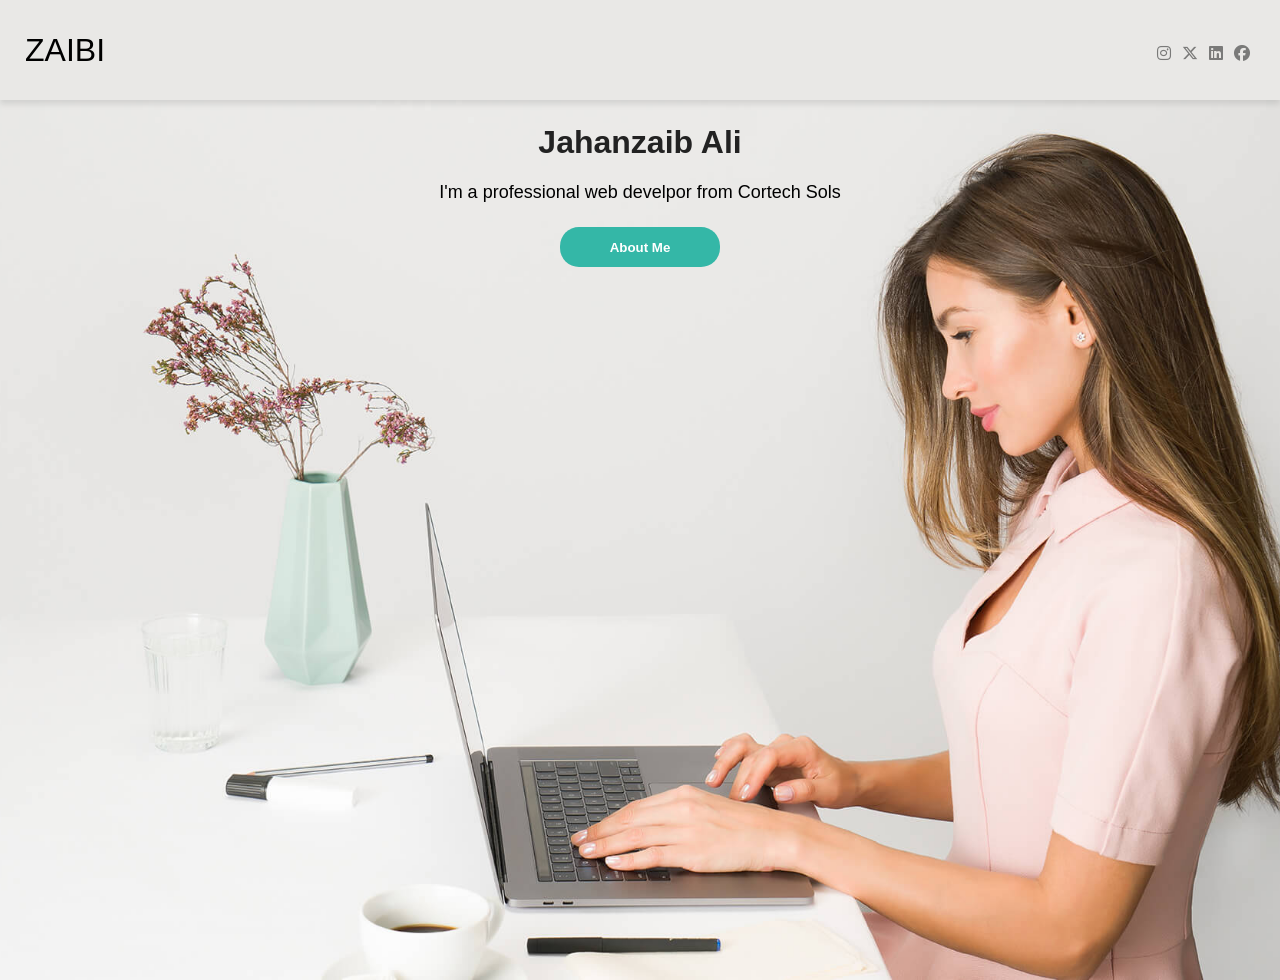
<file: index.html>
<!DOCTYPE html>
<html lang="en">
  <head>
    <meta charset="UTF-8" />
    <meta name="viewport" content="width=device-width, initial-scale=1.0" />
    <title>Final ui</title>

    <link rel="stylesheet" href="style.css" />
    <link
      rel="stylesheet"
      href="https://cdnjs.cloudflare.com/ajax/libs/font-awesome/6.7.2/css/all.min.css"
      integrity="sha512-Evv84Mr4kqVGRNSgIGL/F/aIDqQb7xQ2vcrdIwxfjThSH8CSR7PBEakCr51Ck+w+/U6swU2Im1vVX0SVk9ABhg=="
      crossorigin="anonymous"
      referrerpolicy="no-referrer"
    />
    <link rel="stylesheet" href="About.css" />
  </head>

  <body>
    <header class="header">
      <nav class="nav">
        <div class="kelly">
          <h2>ZAIBI</h2>
        </div>


         <div class="hamburger" onclick="toggleMenu()">
    <i class="fa fa-bars"></i>
  </div>



        <div class="nav-links">
          <a href="./index.html"
            >Home
            <span></span>
          </a>
          <a href="./About.html"
            >About
            <span></span>
          </a>
          <a href="./Resume.html"
            >Resume
            <span></span>
          </a>
          <a href="./srevices.html"
            >Services
            <span></span>
          </a>
          <a href="./portfolio.html"
            >Portfolio
            <span></span>
          </a>
          <a href=""
            >Dropdown
            <span></span>
          </a>
        </div>

        <div class="awsome">
          <i class="fa-brands fa-instagram"></i>
          <i class="fa-brands fa-x-twitter"></i>
          <i class="fa-brands fa-linkedin"></i>
          <i class="fa-brands fa-facebook"></i>
        </div>
      </nav>
    </header>

    <div>
      <img src="/img1.jpg" alt="" class="pic" />
    </div>

    <div class="adams">
      <h1>Jahanzaib Ali</h1>
      <p>I'm a professional web develpor from Cortech Sols</p>
      <button>About Me</button>
    </div>








    <script>
  function toggleMenu() {
    const menu = document.querySelector('.nav-links');
    menu.classList.toggle('show');
  }
</script>



  </body>
</html>
</file>
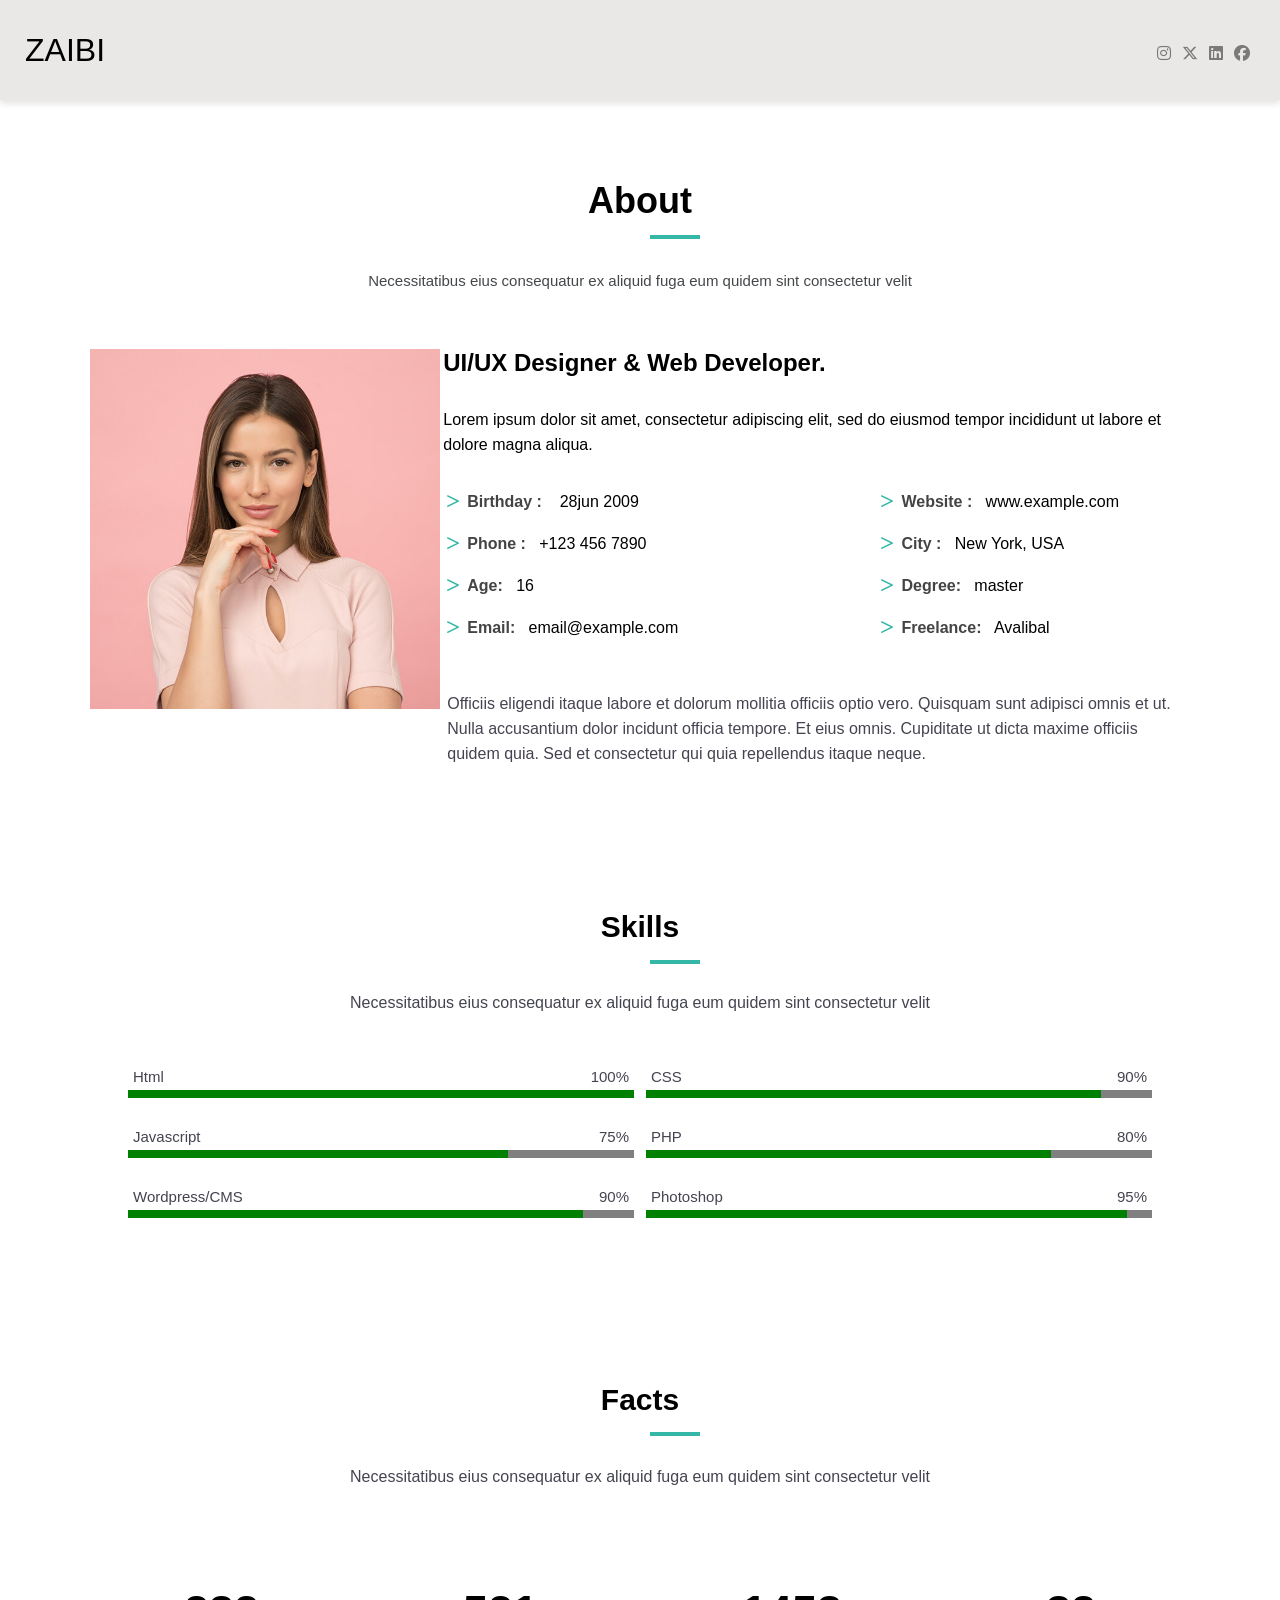
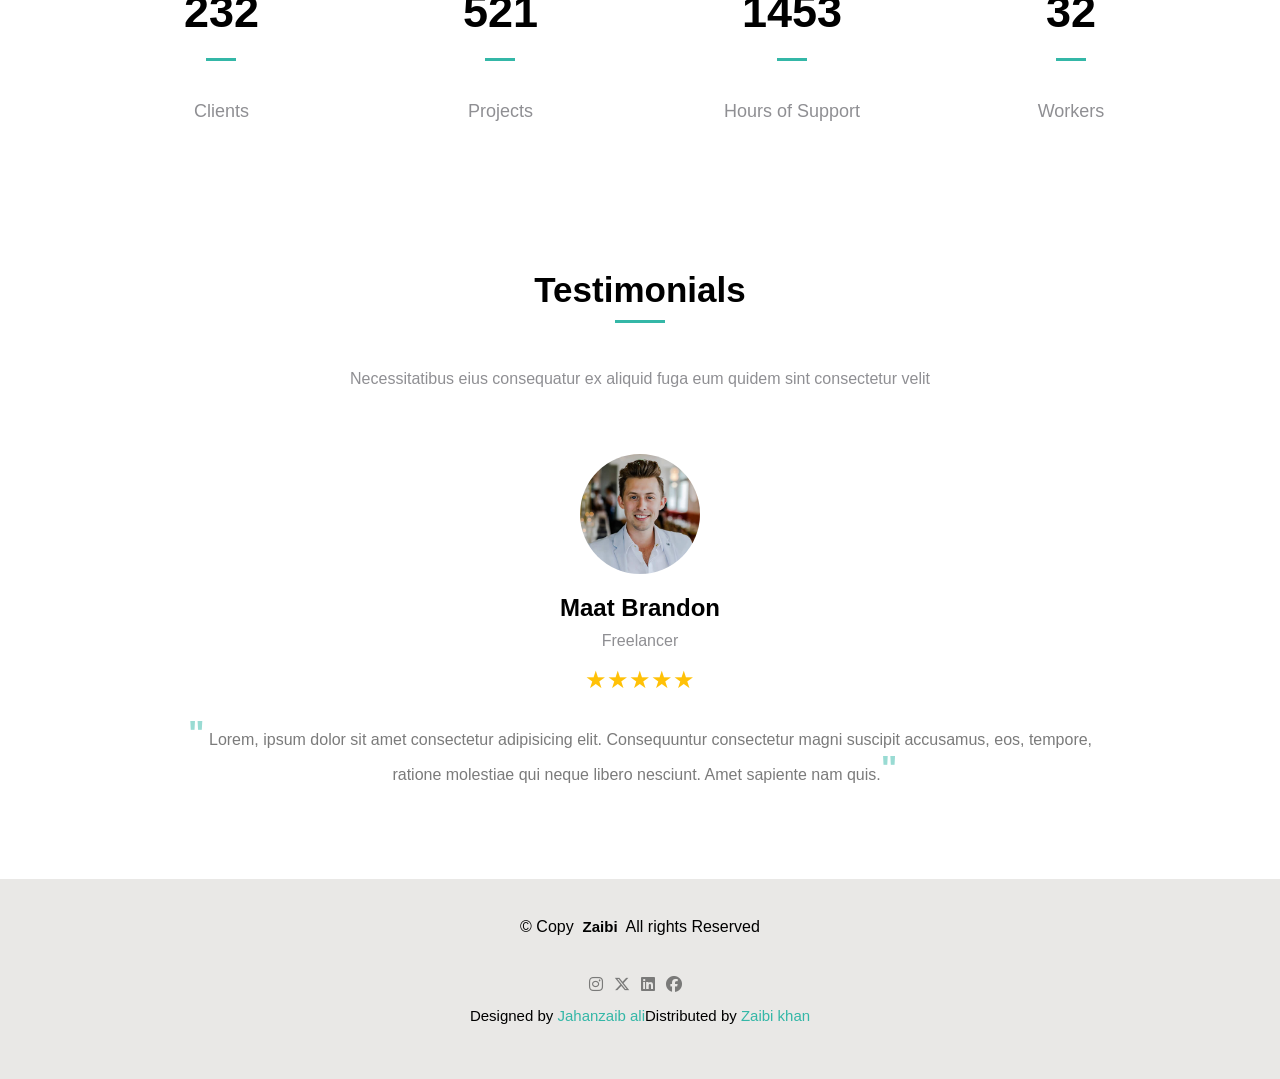
<file: About.html>
<!DOCTYPE html>
<html lang="en">

<head>
    <meta charset="UTF-8">
    <meta name="viewport" content="width=device-width, initial-scale=1.0">
    <title>Document</title>

    <link rel="stylesheet" href="style.css">
    <link rel="stylesheet" href="https://cdnjs.cloudflare.com/ajax/libs/font-awesome/6.7.2/css/all.min.css"
        integrity="sha512-Evv84Mr4kqVGRNSgIGL/F/aIDqQb7xQ2vcrdIwxfjThSH8CSR7PBEakCr51Ck+w+/U6swU2Im1vVX0SVk9ABhg=="
        crossorigin="anonymous" referrerpolicy="no-referrer" />
    <link rel="stylesheet" href="About.css">

 



</head>

<body>


    <header class="header">

        <nav class="nav">

            <div class="kelly">
                <h2>ZAIBI</h2>
            </div>

            <div class="nav-links">
                <a href="index.html">Home
                    <span></span>

                </a>
                <a href="./About.html">About
                    <span></span>

                </a>
                <a href="./Resume.html">Resume
                    <span></span>

                </a>
                <a href="./srevices.html">Services
                    <span></span>

                </a>
                <a href="./portfolio.html">Portfolio
                    <span></span>

                </a>
                <a href="">Dropdown
                    <span></span>

                </a>
            </div>


            <div class="awsome">
                <i class="fa-brands fa-instagram"></i>
                <i class="fa-brands fa-x-twitter"></i>
                <i class="fa-brands fa-linkedin"></i>
                <i class="fa-brands fa-facebook"></i>

            </div>

        </nav>

    </header>

    <div class="about">

        <h2>About
            <span class="line"></span>
        </h2>

        <p>Necessitatibus eius consequatur ex aliquid fuga eum quidem sint consectetur velit</p>

    </div>

    <main>

        <div class="">
            <img src="/img2.jpg" alt="">
        </div>

        <div class="content">
            <h2>UI/UX Designer & Web Developer.</h2>
            <p>Lorem ipsum dolor sit amet, consectetur adipiscing elit, sed do eiusmod tempor incididunt ut labore et
                <br>dolore magna aliqua.</p>

            <div class="list">

                <div><i class="fa-regular fa-greater-than">&nbsp;&nbsp;</i><strong>Birthday :</strong>&nbsp;&nbsp;&nbsp;
                    28jun 2009</div>
                <div><i class="fa-regular fa-greater-than">&nbsp;&nbsp;</i><strong>Website
                        :</strong>&nbsp;&nbsp;&nbsp;www.example.com</div>
                <div><i class="fa-regular fa-greater-than">&nbsp;&nbsp;</i><strong>Phone
                        :</strong>&nbsp;&nbsp;&nbsp;+123 456 7890</div>
                <div><i class="fa-regular fa-greater-than">&nbsp;&nbsp;</i><strong>City :</strong>&nbsp;&nbsp;&nbsp;New
                    York, USA</div>

                <div><i class="fa-regular fa-greater-than">&nbsp;&nbsp;</i><strong>Age:</strong>&nbsp;&nbsp;&nbsp;16
                </div>
                <div><i
                        class="fa-regular fa-greater-than">&nbsp;&nbsp;</i><strong>Degree:</strong>&nbsp;&nbsp;&nbsp;master
                </div>
                <div><i
                        class="fa-regular fa-greater-than">&nbsp;&nbsp;</i><strong>Email:</strong>&nbsp;&nbsp;&nbsp;email@example.com
                </div>
                <div><i
                        class="fa-regular fa-greater-than">&nbsp;&nbsp;</i><strong>Freelance:</strong>&nbsp;&nbsp;&nbsp;Avalibal
                </div>


                <p>Officiis eligendi itaque labore et dolorum mollitia officiis optio vero. Quisquam sunt adipisci omnis
                    et ut.<br> Nulla accusantium dolor incidunt officia tempore. Et eius omnis. Cupiditate ut dicta
                    maxime officiis<br> quidem quia. Sed et consectetur qui quia repellendus itaque neque.</p>

            </div>
        </div>
        </div>


</main>



 <section class="skill">
 
    <h1><span class="underline"></span>Skills</h1>

    <p>Necessitatibus eius consequatur ex aliquid fuga eum quidem sint consectetur velit</p>
    
    <div class="progress-bars">



   <div class="bar">     
  <div class="data">
     <p>Html</p>
    <p>100%</p>
  </div>
   <progress id="file" value="100" max="100"> 32% </progress>
   </div>




   <div class="bar">     
    <div class="data">
       <p>CSS</p>
      <p>90%</p>
    </div>
     <progress id="file" value="90" max="100"> 32% </progress>
     </div>




     <div class="bar">     
        <div class="data">
           <p>Javascript</p>
          <p>75%</p>
        </div>
         <progress id="file" value="75" max="100"> 32% </progress>
         </div>



         <div class="bar">     
            <div class="data"> 
               <p>PHP</p>
              <p>80%</p>
            </div>
             <progress id="file" value="80" max="100"> 32% </progress>
             </div>



             <div class="bar">     
                <div class="data">
                   <p>Wordpress/CMS</p>
                  <p>90%</p>
                </div>
                 <progress id="file" value="90" max="100"> 32% </progress>
                 </div>



                 <div class="bar">     
                    <div class="data">
                       <p>Photoshop</p>
                      <p>95%</p>
                    </div>
                     <progress id="file" value="95" max="100"> 32% </progress>
                     </div>


</div>
</section>



<section class="facts">

      <h1><span class="underline"></span>Facts</h1>
      <p>Necessitatibus eius consequatur ex aliquid fuga eum quidem sint consectetur velit</p>


     <div class="number">

     <div class="flex-bar">

         <h2>232</h2>
         <span></span>
         <p>Clients</p>
         
         
     </div>
        
     <div class="flex-bar">

        <h2>521</h2>
        <span></span>
        <p>Projects</p>
    </div>
       
    <div class="flex-bar">

        <h2>1453</h2>
        <span></span>
        <p>Hours of Support</p>
    </div>
       
    <div class="flex-bar">

        <h2>32</h2>
        <span></span>
        <p>Workers</p>
    </div>
       
         </div>


       </section>




<section>

     <div class="footer">

        <h1><span></span>Testimonials</h1>
       <p>Necessitatibus eius consequatur ex aliquid fuga eum quidem sint consectetur velit</p>
     </div>


  
       </div>
         <div class="img-2">
         <img src="/img3,jpg.jpg" alt="" >
         <h2>Maat Brandon</h2>
         <p>Freelancer</p>
         <div class="stars">★★★★★</div>
  
         <form><b>"</b> Lorem, ipsum dolor sit amet consectetur adipisicing elit. Consequuntur consectetur magni suscipit accusamus, eos, tempore,<br>&nbsp;&nbsp;&nbsp;&nbsp;&nbsp;&nbsp;&nbsp;&nbsp;&nbsp;&nbsp;&nbsp;&nbsp;&nbsp;&nbsp;&nbsp;&nbsp;&nbsp;&nbsp;&nbsp;&nbsp;&nbsp;&nbsp;&nbsp;&nbsp;&nbsp;&nbsp;&nbsp;&nbsp;&nbsp;&nbsp;&nbsp;&nbsp;&nbsp;&nbsp;&nbsp;&nbsp;&nbsp;&nbsp;&nbsp;&nbsp;&nbsp;&nbsp;&nbsp;&nbsp;&nbsp; ratione molestiae qui neque libero nesciunt. Amet sapiente nam quis.<b>"</b></form>
  
  
       </div>


    

<div class="footer-1"> 

    <div class="copy">
      © Copy &nbsp;<strong>Zaibi</strong>&nbsp; All rights Reserved
    </div>

    
    <div class="awsome">
        <i class="fa-brands fa-instagram"></i>
        <i class="fa-brands fa-x-twitter"></i>
        <i class="fa-brands fa-linkedin"></i>
        <i class="fa-brands fa-facebook"></i>

    </div>

<p>Designed by <span>Jahanzaib ali</span>Distributed by <span>Zaibi khan</span></p>



</div>

</section>






</body>

</html>
</file>
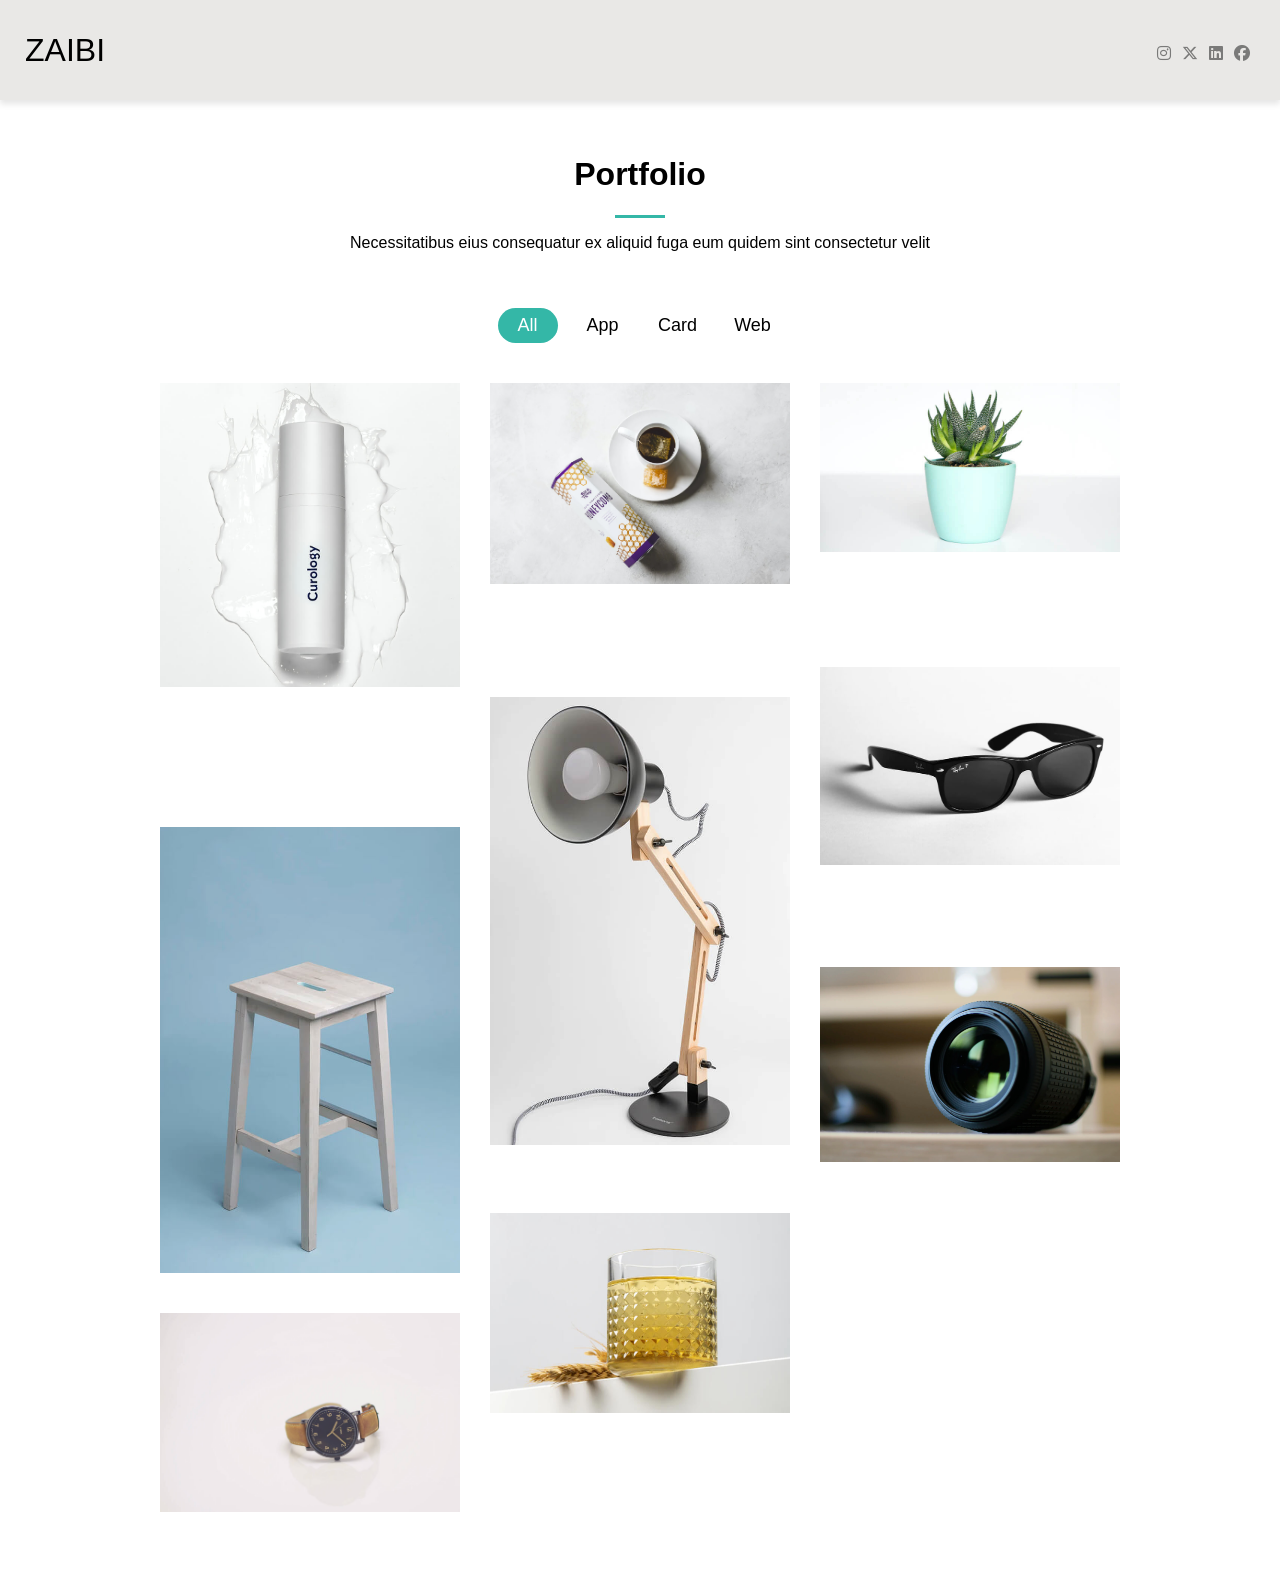
<file: portfolio.html>
<!DOCTYPE html>
<html lang="en">
  <head>
    <meta charset="UTF-8" />
    <meta name="viewport" content="width=device-width, initial-scale=1.0" />
    <title>Document</title>

    <link rel="stylesheet" href="style.css" />
    <link rel="stylesheet" href="portfolio.css" />
    <link
      rel="stylesheet"
      href="https://cdnjs.cloudflare.com/ajax/libs/font-awesome/6.7.2/css/all.min.css"
      integrity="sha512-Evv84Mr4kqVGRNSgIGL/F/aIDqQb7xQ2vcrdIwxfjThSH8CSR7PBEakCr51Ck+w+/U6swU2Im1vVX0SVk9ABhg=="
      crossorigin="anonymous"
      referrerpolicy="no-referrer"
    />
  </head>
  <body>
    <header class="header">
      <nav class="nav">
        <div class="kelly">
          <h2>ZAIBI</h2>
        </div>

        <div class="nav-links">
          <a href="./index.html"
            >Home
            <span></span>
          </a>
          <a href="./About.html"
            >About
            <span></span>
          </a>
          <a href="./Resume.html"
            >Resume
            <span></span>
          </a>
          <a href="./srevices.html"
            >Services
            <span></span>
          </a>
          <a href="./portfolio.html"
            >Portfolio
            <span></span>
          </a>
          <a href=""
            >Dropdown
            <span></span>
        </a >
        </div>

        <div class="awsome">
          <i class="fa-brands fa-instagram"></i>
          <i class="fa-brands fa-x-twitter"></i>
          <i class="fa-brands fa-linkedin"></i>
          <i class="fa-brands fa-facebook"></i>
        </div>
      </nav>
    </header>

    <main class="heading">
      <h1>Portfolio</h1>
      <span></span>
      <p>
        Necessitatibus eius consequatur ex aliquid fuga eum quidem sint
        consectetur velit
      </p>

      <div class="butt">
        <button class="button-1 button">All</button>
        <button class="button-2 button">App</button>
        <button class="button-3 button">Card</button>
        <button class="button-4 button">Web</button>
      </div>

     <div class="folio">

      <img src="/folio1.jpg" alt="" class="img img1">
      <img src="/folio2.jpg" alt="" class="img img2">
      <img src="/folio4.jpg" alt="" class="img img4">
      <img src="/folio5.jpg" alt="" class="img img5">
      <img src="/folio6.jpg" alt="" class="img img6">
      <img src="/folio7.jpg" alt="" class="img img7">
      <img src="/folio8.jpg" alt=""  class="img img8">
      <img src="/folio9.jpg" alt=""  class="img img9">
      <img src="/folio10.jpg" alt=""  class="img img10">

     </div>






    </main>
  </body>
</html>
</file>
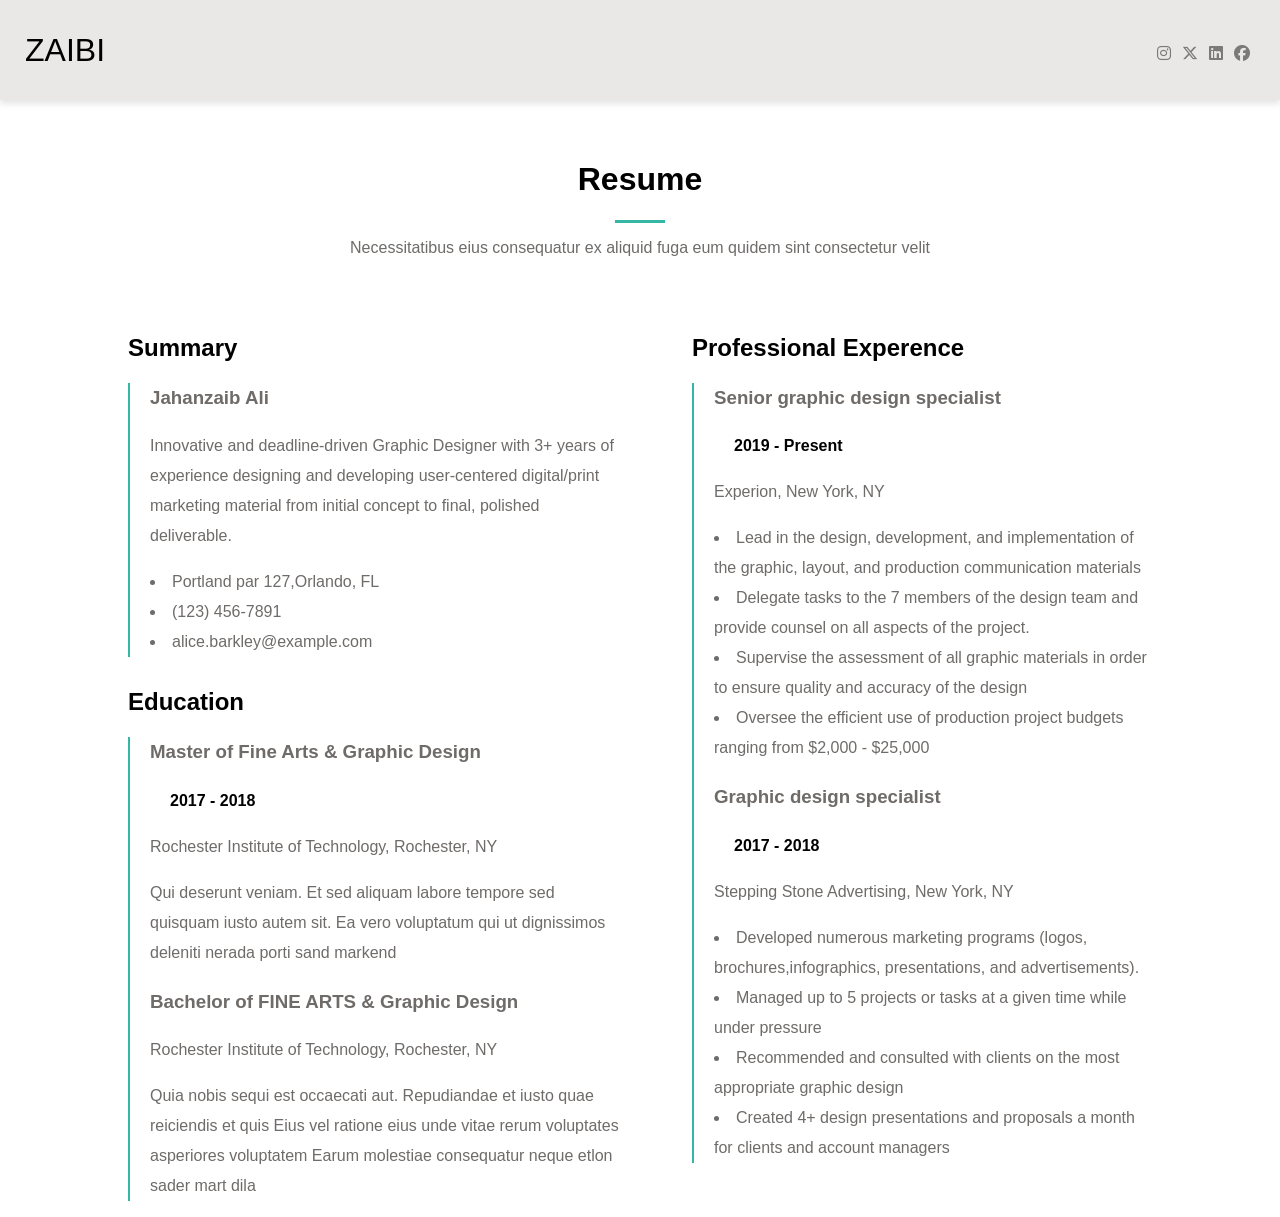
<file: Resume.html>
<!DOCTYPE html>
<html lang="en">
<head>
    <meta charset="UTF-8">
    <meta name="viewport" content="width=device-width, initial-scale=1.0">
    <title>Resume</title>

     <link rel="stylesheet" href="style.css">

     <link rel="stylesheet" href="https://cdnjs.cloudflare.com/ajax/libs/font-awesome/6.7.2/css/all.min.css" integrity="sha512-Evv84Mr4kqVGRNSgIGL/F/aIDqQb7xQ2vcrdIwxfjThSH8CSR7PBEakCr51Ck+w+/U6swU2Im1vVX0SVk9ABhg==" crossorigin="anonymous" referrerpolicy="no-referrer" />
      
     <link rel="stylesheet" href="Resume.css">

</head>
<body>
    




    <header class="header">

        <nav class="nav">

            <div class="kelly">
                <h2>ZAIBI</h2>
            </div>

            <div class="nav-links">
                <a href="./index.html">Home
                    <span></span>

                </a>
                <a href="./About.html">About
                    <span></span>

                </a>
                <a href="./Resume.html">Resume
                    <span></span>

                </a>
                <a href="./srevices.html">Services
                    <span></span>

                </a>
                <a href="./portfolio.html">Portfolio
                    <span></span>

                </a>
                <a href="">Dropdown
                    <span></span>

                </a>
            </div>


            <div class="awsome">
<i class="fa-brands fa-instagram"></i>
<i class="fa-brands fa-x-twitter"></i>
<i class="fa-brands fa-linkedin"></i>
<i class="fa-brands fa-facebook"></i>

            </div>

        </nav>

    </header>


    <main class="main">

<div class="caption">
    <h1>Resume</h1>
    <span></span>
    <p>Necessitatibus eius consequatur ex aliquid fuga eum quidem sint consectetur velit</p>

</div>


     <div class="grid">



<div class="first">

 
         <h2>Summary</h2>
         <div class="border">
         <h3>Jahanzaib Ali</h3>
<p>Innovative and deadline-driven Graphic Designer with 3+ years of experience designing and developing user-centered digital/print marketing material 
     from initial concept to final, polished deliverable.</p>


<li>Portland par 127,Orlando, FL</li>
<li>(123) 456-7891</li>
<li>alice.barkley@example.com</li>
</div>

</div>

    <div class="third">
        <h2>Education</h2>
        <div class="border">
        <h3>Master of Fine Arts & Graphic Design</h3>
        <p><strong>2017 - 2018</strong></p>
        <p>Rochester Institute of Technology, Rochester, NY</p>
          <p>Qui deserunt veniam. Et sed aliquam labore tempore sed quisquam iusto autem sit. Ea vero voluptatum qui ut dignissimos deleniti nerada porti sand markend</p>

          <h3>Bachelor of FINE ARTS  & Graphic Design</h3>
          <p>Rochester Institute of Technology, Rochester, NY</p>
          <p>Quia nobis sequi est occaecati aut. Repudiandae et iusto quae reiciendis et quis Eius vel ratione eius unde vitae rerum voluptates asperiores voluptatem Earum molestiae consequatur neque etlon sader mart dila</p>
        </div>
    </div>

    <div class="secound">

       <h2>Professional Experence</h2>
       <div class="border">
       <h3>Senior graphic design specialist</h3>
       <p><strong>2019 - Present</strong></p>
       <p>Experion, New York, NY</p>

       <li>Lead in the design, development, and implementation of the graphic, layout, and production communication materials</li>
          <li>Delegate tasks to the 7 members of the design team and provide counsel on all aspects of the project.</li>
        <li>Supervise the assessment of all graphic materials in order to ensure quality and accuracy of the design</li>
        <li>Oversee the efficient use of production project budgets ranging from $2,000 - $25,000</li>

        <h3>Graphic design specialist</h3>
        <p><strong>2017 - 2018</strong></p>
        <p>Stepping Stone Advertising, New York, NY</p>

     <li>Developed numerous marketing programs (logos, brochures,infographics, presentations, and advertisements).</li>
     <li>Managed up to 5 projects or tasks at a given time while under pressure</li>
     <li>Recommended and consulted with clients on the most appropriate graphic design</li>
     <li>Created 4+ design presentations and proposals a month for clients and account managers</li>
       </div>










    </div>



       



</div>






    </main>







</body>
</html>
</file>
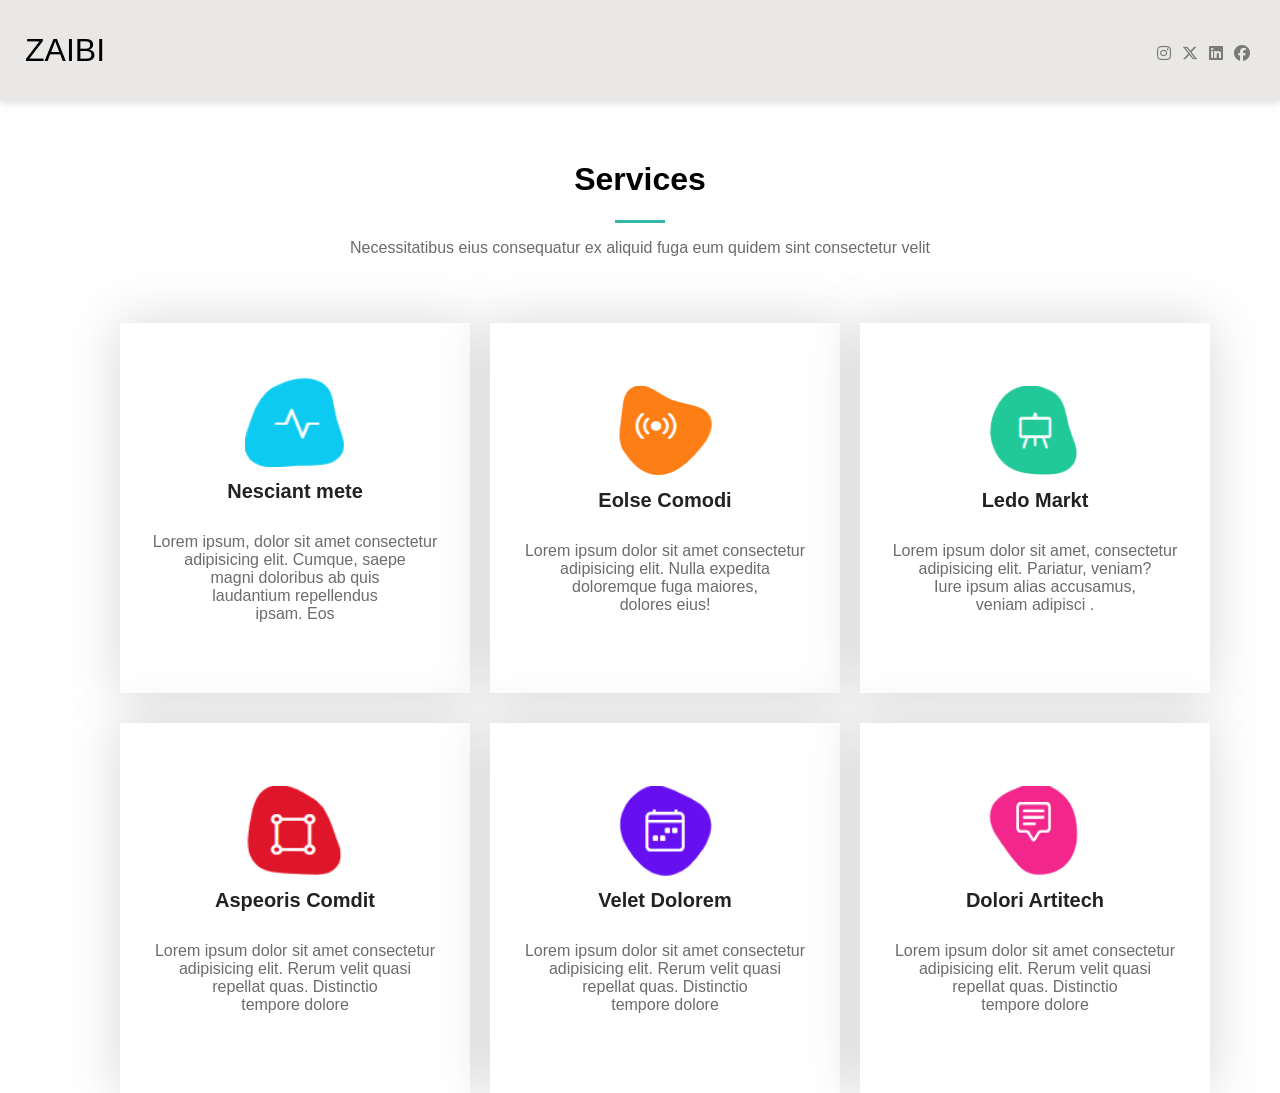
<file: srevices.html>
<!DOCTYPE html>
<html lang="en">
<head>
    <meta charset="UTF-8">
    <meta name="viewport" content="width=device-width, initial-scale=1.0">
    <title>services</title>




     <link rel="stylesheet" href="style.css">
     <link rel="stylesheet" href="services.css">
     <link rel="stylesheet" href="https://cdnjs.cloudflare.com/ajax/libs/font-awesome/6.7.2/css/all.min.css" integrity="sha512-Evv84Mr4kqVGRNSgIGL/F/aIDqQb7xQ2vcrdIwxfjThSH8CSR7PBEakCr51Ck+w+/U6swU2Im1vVX0SVk9ABhg==" crossorigin="anonymous" referrerpolicy="no-referrer" />
     







</head>
<body>


    <header class="header">

        <nav class="nav">

            <div class="kelly">
                <h2>ZAIBI</h2>
            </div>

            <div class="nav-links">
                <a href="./index.html">Home
                    <span></span>

                </a>
                <a href="./About.html">About
                    <span></span>

                </a>
                <a href="./Resume.html">Resume
                    <span></span>

                </a>
                <a href="./srevices.html">Services
                    <span></span>

                </a>
                <a href="./portfolio.html">Portfolio
                    <span></span>

                </a>
                <a href="">Dropdown
                    <span></span>

                </a>
            </div>


            <div class="awsome">
<i class="fa-brands fa-instagram"></i>
<i class="fa-brands fa-x-twitter"></i>
<i class="fa-brands fa-linkedin"></i>
<i class="fa-brands fa-facebook"></i>

            </div>

        </nav>

    </header>





 
       <main class="main">

    <h1>Services</h1>
    <span></span>
    <p>Necessitatibus eius consequatur ex aliquid fuga eum quidem sint consectetur velit</p>

       </main>




     <div class="card-section">



        <div class="card card-1">
            <img src="/img3.png" alt="">
            <h1>Nesciant mete</h1>
            <p>Lorem ipsum, dolor sit amet consectetur adipisicing elit. Cumque, saepe<br> magni doloribus ab quis <br>laudantium repellendus <br>ipsam. Eos </p>
              
        </div>


<div class="card card-2">
<img src="/img4.png" alt="">
<h1>Eolse Comodi</h1>
<p>Lorem ipsum dolor sit amet consectetur adipisicing elit. Nulla expedita <br>doloremque fuga maiores,<br> dolores eius!</p>

</div>


<div class="card card-3">
   <img src="/img5.png" alt="">
   <h1>Ledo Markt</h1>
   <p>Lorem ipsum dolor sit amet, consectetur adipisicing elit. Pariatur, veniam?<br> Iure ipsum alias accusamus,<br> veniam adipisci .
   </p>

</div>



<div class="card card-4">

    <img src="/img6.png" alt="">
    <h1>Aspeoris Comdit</h1>
    <p>Lorem ipsum dolor sit amet consectetur adipisicing elit. Rerum velit quasi <br>repellat quas. Distinctio<br> tempore dolore </p>


</div>




<div class="card card-5">
 <img src="/img8.png" alt="">
 <h1>Velet Dolorem</h1>
 <p>Lorem ipsum dolor sit amet consectetur adipisicing elit. Rerum velit quasi <br>repellat quas. Distinctio<br> tempore dolore </p>

</div>




<div class="card card-6">
    <img src="/img9.png" alt="">
    <h1>Dolori Artitech</h1>
    <p>Lorem ipsum dolor sit amet consectetur adipisicing elit. Rerum velit quasi <br>repellat quas. Distinctio<br> tempore dolore </p>
     

</div>
























     </div>


























































    
</body>
</html>
</file>
<file: style.css>
.header {
  position: sticky;
  top: 0;
  background-color: #e9e8e6;
  height: 100px;
  max-width: 100vw;
  display: flex;
  padding: 0 20px;
  left: 0;
  right: 0;
  align-items: center;
  z-index: 60;
  gap: 30px;
  /* background-color: black; */
  box-shadow: 0 4px 6px rgba(0, 0, 0, 0.1);
}

body {
  margin: 0;
  padding: 0;
  overflow-x: hidden;
}

.nav {
  width: 100%;
  display: flex;
  justify-content: space-between;
}

.nav-links {
  display: flex;
  padding-top: 17px;
  gap: 50px;
  margin-top: 23px;
  font-size: 17px;
  color: unset;
  font-family: Arial, Helvetica, sans-serif;
}
.nav-links a {
  color: #7a7a79;
  position: relative;
  text-decoration: none;
}

.nav-links a span {
  position: absolute;
  top: 25px;
  height: 2px;
  width: 0px;
  background-color: #34b7a7;
}



.nav-links a:hover span {
  width: 23px;
  left: 0px;
}

.nav-links a:hover {
  color: #34b7a7;
}

.kelly h2 {
  font-family: Arial, Helvetica, sans-serif;
  font-size: 32px;
  font-weight: lighter;
  margin-left: 5px;
}

.pic {
  width: 100vw;
  min-height: 100vh;
  max-height: 100vh;
  object-fit: cover;
  position: absolute;
  top: 80px;
  z-index: -8;
}

.adams button:hover {
  background-color: #34b7a8b9;
}

.adams h1 {
  display: flex;
  justify-content: center;
  margin-top: 190px;
  font-size: 50px;
  color: #222222;
  font-family: Arial, Helvetica, sans-serif;
}
.adams p {
  display: flex;
  justify-content: center;
  font-size: 24px;
  font-family: Arial, Helvetica, sans-serif;
}
.adams button {
  display: flex;
  height: 40px;
  width: 130px;
  justify-content: center;
  align-items: center;
  border-radius: 19px;
  background-color: #34b7a7;
  color: white;
  font-weight: bold;
  border: none;
  margin-left: 600px;
  font-family: Arial, Helvetica, sans-serif;
}
.awsome i:hover {
  color: #34b7a7;
}

.awsome {
  display: flex;
  margin-right: 10px;
  gap: 11px;
  padding-top: 40px;
  color: #7a7a79;
}






@media screen and (max-width: 768px) {
  .nav {
    flex-direction: column;
    align-items: center;
    gap: 8px;
  }

  .nav-links {
    flex-direction: column;
    align-items: center;
    gap: 12px;
    margin-top: 0;
    padding-top: 0;
    font-size: 18px;
  }

  .nav-links a span {
    top: 22px;
  }

  .awsome {
    margin-right: 0;
    padding-top: 0;
    gap: 16px;
    font-size: 20px;
  }

  .kelly h2 {
    margin: 0;
    font-size: 28px;
  }

  .pic {
    position: relative;
    top: 0;
    min-height: 60vh;
    max-height: none;
    width: 100%;
    height: auto;
    position: relative;
    top: 0;
    object-fit: contain;
  }
  }

  .adams h1 {
    margin-top: 24px;
    font-size: 32px;
    text-align: center;
  }

  .adams p {
    font-size: 18px;
    padding: 0 16px;
    text-align: center;
  }

  .adams button {
    margin: 24px auto 48px;
    width: 160px;
  }



   .hamburger {
    display: block;
  }

  .nav-links {
    display: none;
    flex-direction: column;
    background-color: #e9e8e6;
    width: 100%;
    position: absolute;
    top: 100px;
    left: 0;
    padding: 10px 0;
    text-align: center;
    z-index: 99;
  }

  .nav-links.show {
    display: flex;
  }

  .hamburger {
  display: none;
  font-size: 24px;
  cursor: pointer;
  padding: 10px;
}
</file>
<file: About.css>
.about h2{
    display: flex;
    justify-content: center;
    font-size: 36px;
    font-family: Arial, Helvetica, sans-serif;
    position: relative;
    top: 50px;
    position: relative;


}
.line{
    position: absolute;
    background-color: #34b7a7;
    display: inline;
    height: 4px;
    width: 50px;
    top: 55px;
    left: 650px;
}
.about p{
    display: flex;
    justify-content: center;
    margin-top: 100px;
    font-family: Arial, Helvetica, sans-serif;
    font-size: 15px;
    color: #44474a;

}

main{
    display: grid;
    grid-template-columns: 30% 70%;
    margin-left: 90px;
    margin-right: auto;
    width: 92%;
    margin-top: 60px;
}
.content h2{
 font-family: Arial, Helvetica, sans-serif;
 margin-top: 0px;

}
.content p{
    margin-top: 30px;
    line-height: 25px;
    font-family: Arial, Helvetica, sans-serif;
}


img{
    height: 360px;
    width: 350px;
    
    
}
.list{
    display: grid;
    gap: 24px;
    grid-template-columns: 50% 50%;
    margin-left: 4px;
    padding-top: 20px;

    
}
.list strong{
    font-family: Arial, Helvetica, sans-serif;
    color: #444444;
}

.list i{
    color:  #34b7a7;
    }

    .list div{
      font-family: Arial, Helvetica, sans-serif;
    }
    .list p{
        color: #444450;
        width: 900px;
    }

    .skill h1{
        display: flex;
        justify-content: center;
        font-family: Arial, Helvetica, sans-serif;
        position: relative;
        font-size: 30px;
        margin-top: 10%;


    }

.progress-bars{
    display: grid;
    grid-template-columns: 6fr 6fr ;
    place-items: center;
    column-gap: 12px;
    width: 80%;
    margin-left: auto;
    margin-right: auto;
    }

.bar{
    width: 100%;
    display: flex;
    justify-content: center;
    flex-direction: column;
    gap: 0px;
    margin: -10px;
}
.data{
    display: flex;
    justify-content: space-between;
    margin: 0;
    padding: 0;

}

.data p{
    margin: 5px;
    padding: 0;
    font-size: 15px;
}

.progress-bars progress{
    width: 100%;
    border-radius: 0px;
   height: 8px;
    
}
.skill .underline{ 
    position: absolute;
    background-color: #34b7a7;
    display: inline;
    height: 4px;
    width: 50px;
    top: 50px;
    left: 650px;
}
.skill p{
    display: flex;
    justify-content: center;
    font-family: Arial, Helvetica, sans-serif;
    margin-top: 50px;
    color: #444450;
}

.facts h1{
    position: relative;
    display: flex;
    justify-content: center;
    padding-top: 150px;
    font-size: 30px;
    font-family: Arial, Helvetica, sans-serif;

}
.facts .underline{
    position: absolute;
    background-color: #34b7a7;
    display: inline;
    height: 4px;
    width: 50px;
    top: 199px;
    left: 650px;
}
.facts p{
    display: flex;
    justify-content: center;
    margin-top:4%;
    font-family: Arial, Helvetica, sans-serif;
    color:  #444450;
}
.number {
    display: flex;
    justify-content: space-evenly;
    margin-top: 80px;
}
.flex-bar {

    display: flex;
    justify-content: center;
    align-items: center;
    flex-direction: column;
    font-family: Arial, Helvetica, sans-serif;
    font-size: 30px;

}

.flex-bar span{
    background: #34b7a7;
    height: 3px;
    width: 30px;


}
.flex-bar h2{
    margin: 20px;
    padding: 0;
}
.flex-bar p{
    font-size: 18px;
    margin-top: 40px;
    color: #8f8f93;
}

.footer h1{
    display: flex;
    justify-content: center;
    font-size: 35px;
    font-family: Arial, Helvetica, sans-serif;
    position: relative;
    margin-top: 130px;

}
.footer span{
   background-color: #34b7a7;;
   height: 3px;
   width: 50px;
   position: absolute;
   top: 50px;
}  

.footer p{
    display: flex;
    justify-content: center;
    margin-top: 60px;
    font-family: Arial, Helvetica, sans-serif;
    color: #8f8f93;
}
.img-2{


    display: flex;
    justify-content: center;
    flex-direction: column;
    align-items: center;


}

.img-2 img{
    height: 120px;
    width: 120px;
    display: flex;
    border-radius: 60px;
    margin-left: auto;
    margin-right: auto;
    margin-top: 50px;
}
.img-2 h2,p{
   font-family: Arial, Helvetica, sans-serif;
}
.img-2 p{
    color:#8f8f93; 
    margin-top: -10px;
}
.stars{
    color: #ffc107;
    font-size: 24px;
}

.img-2 form{
       font-family: Arial, Helvetica, sans-serif;
       color: #7b7b7b;
       line-height: 28px;
       margin-top: 25px;
       padding-bottom: 90px;
}

.img-2 form > b {
    color: #99dbd3;
    font-size: 35px;
    font-family: sans-serif;
}

.footer-1{
    background-color: #e9e8e6;
    height: 200px;
    display: flex;
    justify-content: center;
    flex-direction: column;
    align-items: center;
}
.footer-1 strong{
    font-family: Arial, Helvetica, sans-serif;
    font-size: 15px;
}

.footer-1 p span{
     color: #34b7a7;
}
.footer-1 p{
    font-family: Arial, Helvetica, sans-serif;
    font-size: 15px;
}
.copy{
    font-family: Arial, Helvetica, sans-serif;
    
}
</file>
<file: portfolio.css>
.heading{
    display: flex;
    justify-content: center;
    flex-direction: column;
    align-items: center;
    font-family: Arial, Helvetica, sans-serif;
    margin-top: 35px;
}
.heading span{
    background-color: #34b7a7;
    height: 3px;
    width: 50px;
    top: 45px;
}
.butt{
    margin-top: 40px;
    display: flex;
    gap: 15px;  
 
}

.button-1{
    background-color: #34b7a7 !important;
    color: white;
}
.button:hover{
    background-color: #34b7a7;
    color: white;
}




.button{
    border-radius: 20px;
    background-color: white;
    font-size: 18px;
    height: 35px;
    width: 60px;
    border: none;
}

.folio{
   display: grid;
   gap: 30px;
   grid-template-columns: 300px 300px 300px;

}
img{
    width: 300px;
    margin-top: 40px;
    margin-bottom: 70px;
}

.img1{
    grid-area: 1 / 1 / 2 / 1;
    
}
.img2{
    grid-area: 1 / 2 / 1 / 2;
}
.img4{
    grid-area: 1 / 3 / 1 / 3 ;
}
.img5{
    grid-area: 2 / 1 / 4 / 1 ;

}
.img6{
    grid-area: 2 / 2 / 4 / 2 ;
    margin-top: -90px;
}
.img7{
    margin-top: -120px;
} 
.img8{
    margin-top: -110px;
}
.img10{
    margin-top: -160px;
}
.img9{
    margin-top: -60px;
}
</file>
<file: Resume.css>
.caption {
    display: flex;
    justify-content: center;
    align-items: center;
    flex-direction: column;
    font-family: Arial, Helvetica, sans-serif;
    margin-top: 40px;

}
.caption span{
    background-color: #34b7a7;
    height: 3px;
    width: 50px;
    top: 45px;
}

body{
    font-family: Arial, Helvetica, sans-serif;
}

.main h3, .main p ,.main li{
    color: #6e6b69;
}

.grid{
    display: grid;
    margin-left: auto;
    margin-right: auto;
    width: 80vw;
    gap: 70px;
    line-height: 30px;
    padding-top: 40px;
}
.secound{
    grid-area: 1 / 2 / 2 span/ 2 ;
   
}
.third{
    margin-top: -60px;
   
   
}
.grid strong{
    color: black;
    margin-left: 20px;
    font-weight: 700;
}


.border{
    border-left: 2px solid #34b7a7;
    padding-left: 20px;

}
.main h3{
    font-weight: 600;
}
</file>
<file: services.css>
.main {
     display: flex;
     align-items: center;
     flex-direction: column;
     font-family: Arial, Helvetica, sans-serif;
     margin-top: 40px;
     }
     .main p{
        color: #6e6b69;
     }
.main span{
    background-color:  #34b7a7;;
    height: 3px;
    width: 50px;
    top: 45px;
}
.card-section{
 row-gap: 30px;
 column-gap: 70px;
 display: grid;
 justify-content: center;
 grid-template-columns: 300px 300px 300px;
 margin-top: 50px;

}

.card{
    font-family: Arial, Helvetica, sans-serif;
    background-color: white;
    box-shadow: 0px 0px 50px rgba(128, 128, 128, 0.315) ;  /* bottom */
   
    width: 350px;
    height: 370px;
    display: flex;
    justify-content: center;
    flex-direction: column;
    align-items: center;
    
}
.card img{
        /* margin-left: 90px; */
        /* padding-top: 40px; */
        width: 100px;
        height: 90px;
}
.card p{
    color: #6e6b69;;
 margin-right: auto;
 text-align: center;
}

.card h1{
    font-size: 20px;
    color: #222222;
}
</file>
